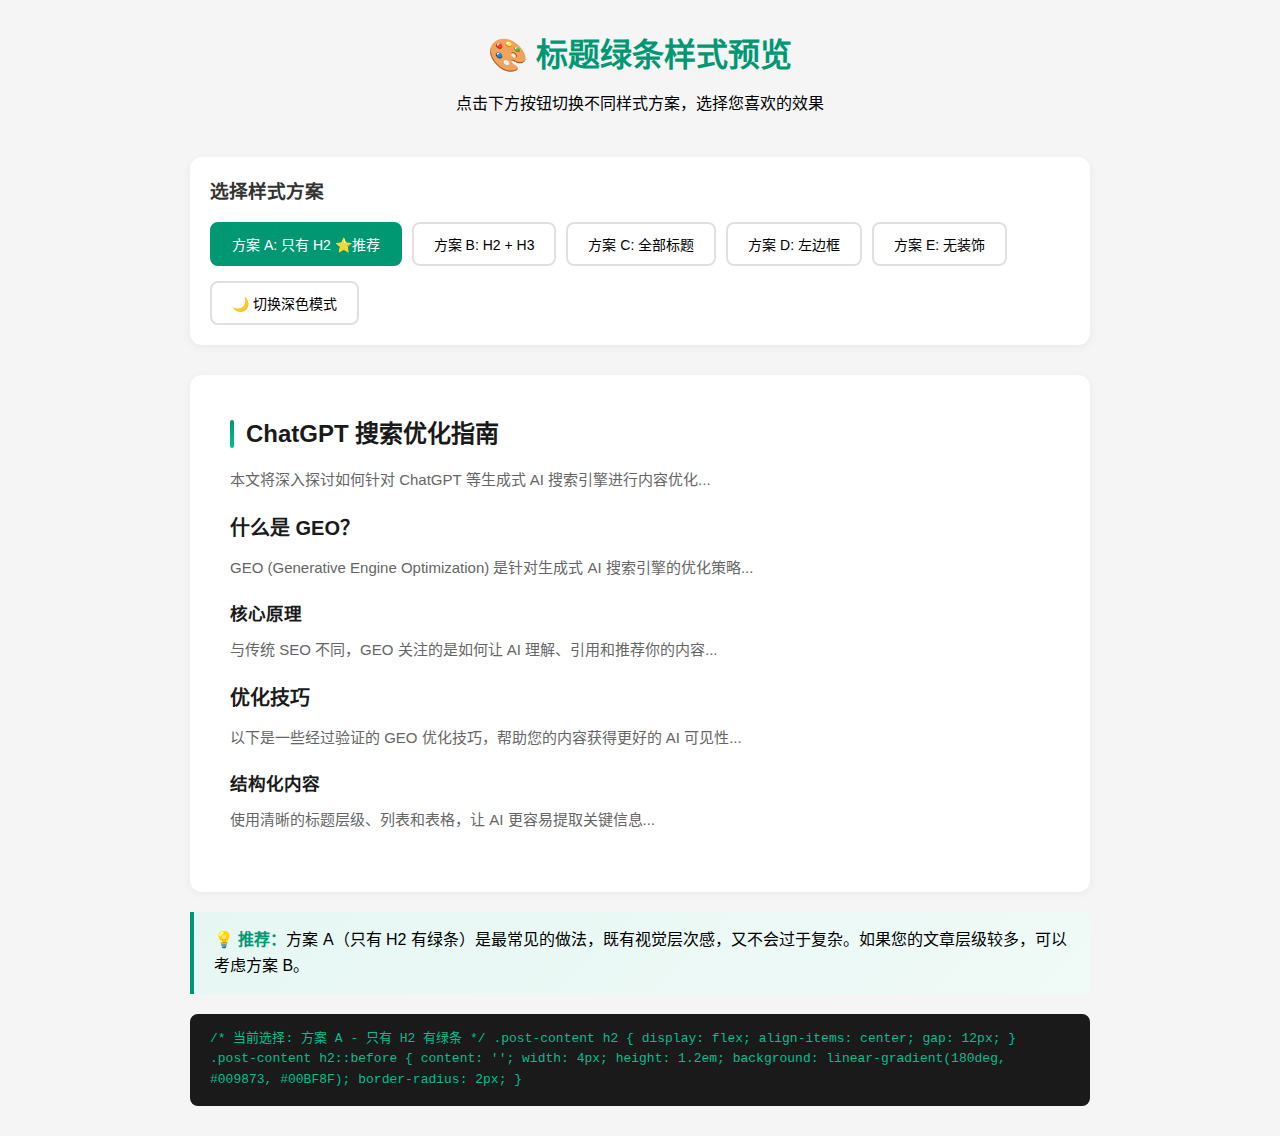
<file: myfiles/heading_styles_preview.html>
<!DOCTYPE html>
<html lang="zh-CN">
<head>
  <meta charset="UTF-8">
  <meta name="viewport" content="width=device-width, initial-scale=1.0">
  <title>标题样式预览</title>
  <style>
    * { margin: 0; padding: 0; box-sizing: border-box; }
    
    body {
      font-family: 'Inter', 'PingFang SC', 'Microsoft YaHei', sans-serif;
      background: #f5f5f5;
      padding: 30px;
      line-height: 1.6;
    }
    
    .container {
      max-width: 900px;
      margin: 0 auto;
    }
    
    .header {
      text-align: center;
      margin-bottom: 40px;
    }
    
    .header h1 {
      color: #009873;
      margin-bottom: 10px;
    }
    
    .controls {
      background: white;
      padding: 20px;
      border-radius: 12px;
      margin-bottom: 30px;
      box-shadow: 0 2px 10px rgba(0,0,0,0.05);
    }
    
    .controls h3 {
      margin-bottom: 15px;
      color: #333;
    }
    
    .btn-group {
      display: flex;
      gap: 10px;
      flex-wrap: wrap;
    }
    
    .btn {
      padding: 10px 20px;
      border: 2px solid #e0e0e0;
      background: white;
      border-radius: 8px;
      cursor: pointer;
      font-size: 14px;
      transition: all 0.2s;
    }
    
    .btn:hover {
      border-color: #009873;
      color: #009873;
    }
    
    .btn.active {
      background: #009873;
      border-color: #009873;
      color: white;
    }
    
    .theme-toggle {
      margin-top: 15px;
    }
    
    .preview-section {
      background: white;
      padding: 40px;
      border-radius: 12px;
      margin-bottom: 20px;
      box-shadow: 0 2px 10px rgba(0,0,0,0.05);
      transition: all 0.3s;
    }
    
    .preview-section.dark {
      background: #1a1a1a;
      color: #e0e0e0;
    }
    
    .preview-section h2 {
      font-size: 1.5rem;
      color: #1a1a1a;
      margin-bottom: 15px;
      font-weight: 600;
    }
    
    .preview-section.dark h2 {
      color: #ffffff;
    }
    
    .preview-section h3 {
      font-size: 1.25rem;
      color: #1a1a1a;
      margin-bottom: 12px;
      font-weight: 600;
    }
    
    .preview-section.dark h3 {
      color: #ffffff;
    }
    
    .preview-section h4 {
      font-size: 1.1rem;
      color: #1a1a1a;
      margin-bottom: 10px;
      font-weight: 600;
    }
    
    .preview-section.dark h4 {
      color: #ffffff;
    }
    
    .preview-section p {
      color: #666;
      margin-bottom: 20px;
      font-size: 15px;
    }
    
    .preview-section.dark p {
      color: #b0b0b0;
    }
    
    /* ===== 方案 A: 只有 H2 ===== */
    .style-a h2 {
      display: flex;
      align-items: center;
      gap: 12px;
    }
    
    .style-a h2::before {
      content: '';
      display: inline-block;
      width: 4px;
      height: 1.2em;
      background: linear-gradient(180deg, #009873, #00BF8F);
      border-radius: 2px;
      flex-shrink: 0;
    }
    
    .style-a.dark h2::before {
      background: linear-gradient(180deg, #00BF8F, #00E5A8);
    }
    
    /* ===== 方案 B: H2 + H3 ===== */
    .style-b h2,
    .style-b h3 {
      display: flex;
      align-items: center;
      gap: 10px;
    }
    
    .style-b h2::before {
      content: '';
      display: inline-block;
      width: 4px;
      height: 1.2em;
      background: linear-gradient(180deg, #009873, #00BF8F);
      border-radius: 2px;
      flex-shrink: 0;
    }
    
    .style-b h3::before {
      content: '';
      display: inline-block;
      width: 3px;
      height: 1em;
      background: #009873;
      border-radius: 2px;
      flex-shrink: 0;
      opacity: 0.7;
    }
    
    .style-b.dark h2::before {
      background: linear-gradient(180deg, #00BF8F, #00E5A8);
    }
    
    .style-b.dark h3::before {
      background: #00BF8F;
    }
    
    /* ===== 方案 C: 全部标题 ===== */
    .style-c h2,
    .style-c h3,
    .style-c h4 {
      display: flex;
      align-items: center;
    }
    
    .style-c h2::before,
    .style-c h3::before,
    .style-c h4::before {
      content: '';
      display: inline-block;
      border-radius: 2px;
      flex-shrink: 0;
      margin-right: 10px;
    }
    
    .style-c h2::before {
      width: 4px;
      height: 1.2em;
      background: linear-gradient(180deg, #009873, #00BF8F);
    }
    
    .style-c h3::before {
      width: 3px;
      height: 1em;
      background: #009873;
      opacity: 0.8;
    }
    
    .style-c h4::before {
      width: 3px;
      height: 0.9em;
      background: #009873;
      opacity: 0.6;
    }
    
    .style-c.dark h2::before {
      background: linear-gradient(180deg, #00BF8F, #00E5A8);
    }
    
    .style-c.dark h3::before,
    .style-c.dark h4::before {
      background: #00BF8F;
    }
    
    /* ===== 方案 D: 左边框 ===== */
    .style-d h2 {
      padding-left: 12px;
      border-left: 4px solid;
      border-image: linear-gradient(180deg, #009873, #00BF8F) 1;
    }
    
    .style-d h3 {
      padding-left: 10px;
      border-left: 3px solid #009873;
    }
    
    .style-d h4 {
      padding-left: 8px;
      border-left: 2px solid #009873;
      opacity: 0.8;
    }
    
    .style-d.dark h2 {
      border-image: linear-gradient(180deg, #00BF8F, #00E5A8) 1;
    }
    
    .style-d.dark h3,
    .style-d.dark h4 {
      border-left-color: #00BF8F;
    }
    
    /* ===== 方案 E: 无装饰 ===== */
    .style-e h2::before,
    .style-e h3::before,
    .style-e h4::before {
      display: none !important;
    }
    
    .style-e h2,
    .style-e h3,
    .style-e h4 {
      padding-left: 0;
      border-left: none;
    }
    
    .code-block {
      background: #1a1a1a;
      color: #00BF8F;
      padding: 15px 20px;
      border-radius: 8px;
      font-family: 'Monaco', 'Consolas', monospace;
      font-size: 13px;
      margin-top: 20px;
      overflow-x: auto;
    }
    
    .recommendation {
      background: linear-gradient(135deg, #E6F7F3, #f0faf7);
      border-left: 4px solid #009873;
      padding: 15px 20px;
      border-radius: 0 8px 8px 0;
      margin-top: 20px;
    }
    
    .recommendation strong {
      color: #009873;
    }
  </style>
</head>
<body>
  <div class="container">
    <div class="header">
      <h1>🎨 标题绿条样式预览</h1>
      <p>点击下方按钮切换不同样式方案，选择您喜欢的效果</p>
    </div>
    
    <div class="controls">
      <h3>选择样式方案</h3>
      <div class="btn-group">
        <button class="btn active" onclick="setStyle('a')">方案 A: 只有 H2 ⭐推荐</button>
        <button class="btn" onclick="setStyle('b')">方案 B: H2 + H3</button>
        <button class="btn" onclick="setStyle('c')">方案 C: 全部标题</button>
        <button class="btn" onclick="setStyle('d')">方案 D: 左边框</button>
        <button class="btn" onclick="setStyle('e')">方案 E: 无装饰</button>
      </div>
      <div class="theme-toggle">
        <button class="btn" onclick="toggleDark()">🌙 切换深色模式</button>
      </div>
    </div>
    
    <div class="preview-section style-a" id="preview">
      <h2>ChatGPT 搜索优化指南</h2>
      <p>本文将深入探讨如何针对 ChatGPT 等生成式 AI 搜索引擎进行内容优化...</p>
      
      <h3>什么是 GEO？</h3>
      <p>GEO (Generative Engine Optimization) 是针对生成式 AI 搜索引擎的优化策略...</p>
      
      <h4>核心原理</h4>
      <p>与传统 SEO 不同，GEO 关注的是如何让 AI 理解、引用和推荐你的内容...</p>
      
      <h3>优化技巧</h3>
      <p>以下是一些经过验证的 GEO 优化技巧，帮助您的内容获得更好的 AI 可见性...</p>
      
      <h4>结构化内容</h4>
      <p>使用清晰的标题层级、列表和表格，让 AI 更容易提取关键信息...</p>
    </div>
    
    <div class="recommendation">
      <strong>💡 推荐：</strong>方案 A（只有 H2 有绿条）是最常见的做法，既有视觉层次感，又不会过于复杂。如果您的文章层级较多，可以考虑方案 B。
    </div>
    
    <div class="code-block" id="codeBlock">
/* 当前选择: 方案 A - 只有 H2 有绿条 */

.post-content h2 {
  display: flex;
  align-items: center;
  gap: 12px;
}

.post-content h2::before {
  content: '';
  width: 4px;
  height: 1.2em;
  background: linear-gradient(180deg, #009873, #00BF8F);
  border-radius: 2px;
}</div>
  </div>
  
  <script>
    const codeSnippets = {
      a: `/* 方案 A: 只有 H2 有绿条 ⭐推荐 */

.post-content h2 {
  display: flex;
  align-items: center;
  gap: 12px;
}

.post-content h2::before {
  content: '';
  width: 4px;
  height: 1.2em;
  background: linear-gradient(180deg, #009873, #00BF8F);
  border-radius: 2px;
}`,
      b: `/* 方案 B: H2 + H3 都有绿条 */

.post-content h2,
.post-content h3 {
  display: flex;
  align-items: center;
  gap: 10px;
}

.post-content h2::before {
  content: '';
  width: 4px;
  height: 1.2em;
  background: linear-gradient(180deg, #009873, #00BF8F);
  border-radius: 2px;
}

.post-content h3::before {
  content: '';
  width: 3px;
  height: 1em;
  background: #009873;
  opacity: 0.7;
}`,
      c: `/* 方案 C: 全部标题都有绿条 */

.post-content h2::before { width: 4px; height: 1.2em; }
.post-content h3::before { width: 3px; height: 1em; opacity: 0.8; }
.post-content h4::before { width: 3px; height: 0.9em; opacity: 0.6; }

/* 共同样式 */
.post-content h2::before,
.post-content h3::before,
.post-content h4::before {
  content: '';
  background: #009873;
  border-radius: 2px;
  margin-right: 10px;
}`,
      d: `/* 方案 D: 左边框样式 */

.post-content h2 {
  padding-left: 12px;
  border-left: 4px solid;
  border-image: linear-gradient(180deg, #009873, #00BF8F) 1;
}

.post-content h3 {
  padding-left: 10px;
  border-left: 3px solid #009873;
}

.post-content h4 {
  padding-left: 8px;
  border-left: 2px solid #009873;
  opacity: 0.8;
}`,
      e: `/* 方案 E: 无装饰（原始样式）*/

/* 不添加任何 ::before 或 border-left */
/* 保持 PaperMod 默认的标题样式 */

/* 如果之前添加过，需要移除或注释掉相关代码 */`
    };
    
    function setStyle(style) {
      const preview = document.getElementById('preview');
      preview.className = 'preview-section style-' + style;
      if (preview.classList.contains('dark-mode')) {
        preview.classList.add('dark');
      }
      
      document.querySelectorAll('.btn-group .btn').forEach(btn => {
        btn.classList.remove('active');
      });
      event.target.classList.add('active');
      
      document.getElementById('codeBlock').textContent = codeSnippets[style];
    }
    
    function toggleDark() {
      const preview = document.getElementById('preview');
      preview.classList.toggle('dark');
    }
  </script>
</body>
</html>
</file>
